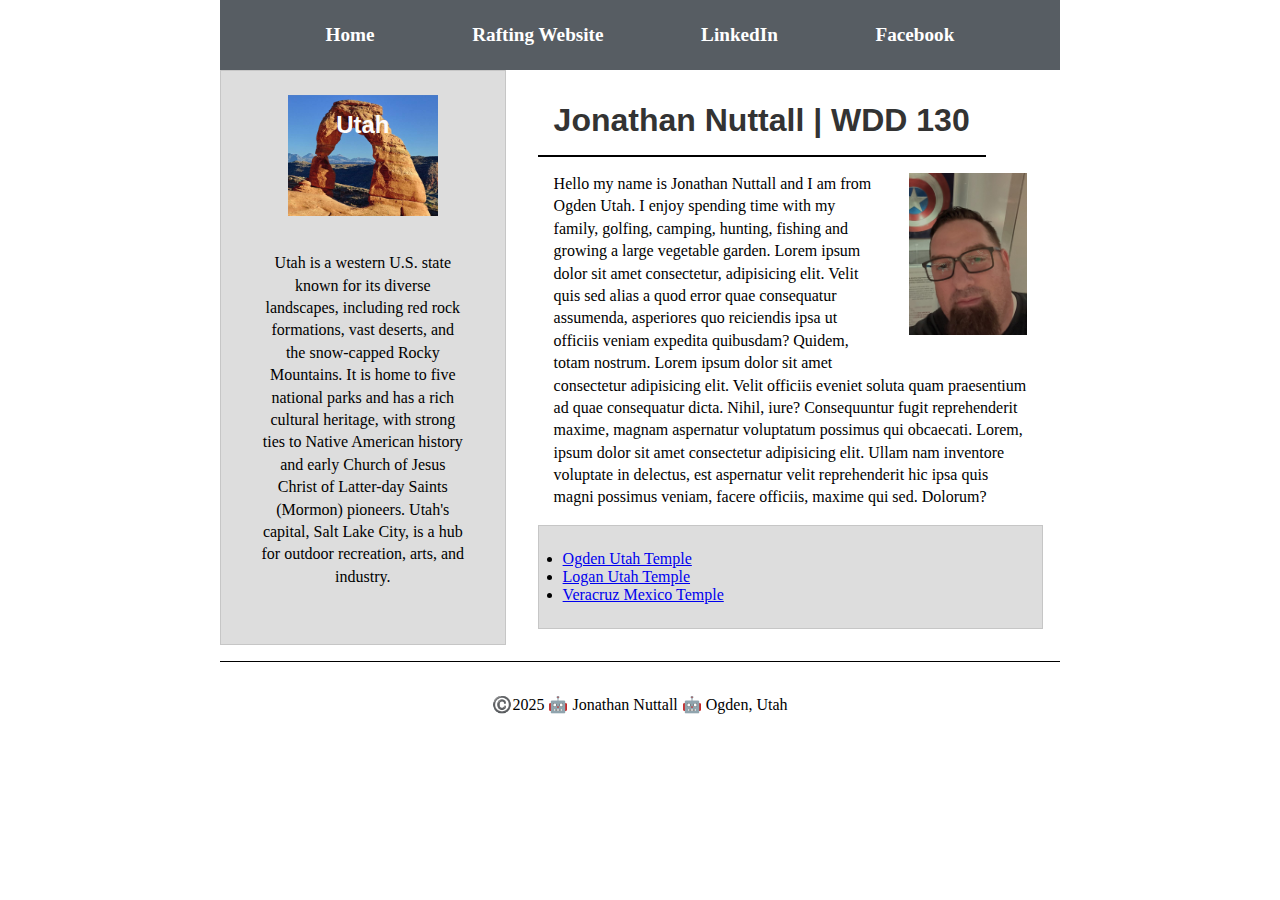
<file: index.html>
<!DOCTYPE html>
<html lang="en-US">
<head>
    <meta charset="utf-8">
    <meta name="viewport" content="width=device-width, initial-scale=1.0">
    <meta name="description" content="Webpage for Jonathan Nuttall WDD130 this page is for learning html and css">
    <meta name="author" content="Jonathan Nuttall">

    <link rel="stylesheet" href="styles/styles.css">
    <title>Jonathan Nuttall | WDD 130</title> 
</head>

<body> 
    <header>
        <nav>
            <a href="#">Home</a>
            <a href="wwr/">Rafting Website</a>
            <a href="https://linkedin.com" target="_blank">LinkedIn</a>
            <a href="https://facebook.com" target="_blank">Facebook</a>
        </nav>
    </header>
    
    <div class="grid">
            <main>
            <h1>Jonathan Nuttall | WDD 130</h1>
            <img src="images/profile.jpg" alt="Photo of Jonathan Nuttall" width="200">
            <p>
            Hello my name is Jonathan Nuttall and I am from Ogden Utah. 
            I enjoy spending time with my family, golfing, 
            camping, hunting, fishing and growing a large vegetable garden.
            Lorem ipsum dolor sit amet consectetur, adipisicing elit. 
            Velit quis sed alias a quod error quae consequatur assumenda, 
            asperiores quo reiciendis ipsa ut officiis veniam expedita quibusdam? 
            Quidem, totam nostrum. Lorem ipsum dolor sit amet consectetur adipisicing elit. 
            Velit officiis eveniet soluta quam praesentium ad quae consequatur dicta. Nihil, iure? 
            Consequuntur fugit reprehenderit maxime, magnam aspernatur voluptatum possimus qui obcaecati. 
            Lorem, ipsum dolor sit amet consectetur adipisicing elit. Ullam nam inventore voluptate in delectus, 
            est aspernatur velit reprehenderit hic ipsa quis magni possimus veniam, facere officiis, maxime qui sed. Dolorum?
            </p>
            
            <section>
                <ul class="box"> 
                 <li><a href="https://www.churchofjesuschrist.org/temples/details/ogden-utah-temple?lang=eng" target="_blank">Ogden Utah Temple</a></li>
                 <li><a href="https://www.churchofjesuschrist.org/temples/details/logan-utah-temple?lang=eng" target="_blank">Logan Utah Temple</a></li>
                 <li><a href="https://www.churchofjesuschrist.org/temples/details/veracruz-mexico-temple?lang=eng" target="_blank">Veracruz Mexico Temple</a></li>
                 </ul>
            </section>
    
        </main>
        <aside class="box">
            <h2>Utah</h2>
            <img src="images/delicate_arch.jpg" alt="Utah's Delicate Arch">
            <p>Utah is a western U.S. state known for its diverse landscapes, including red rock formations, vast deserts, 
            and the snow-capped Rocky Mountains. It is home to five national parks and has a rich cultural heritage, with 
            strong ties to Native American history and early Church of Jesus Christ of Latter-day Saints (Mormon) pioneers. 
            Utah's capital, Salt Lake City, is a hub for outdoor recreation, arts, and industry.</p>
        </aside>    
    </div>
     
    <footer>
        <p>©️2025 🤖 Jonathan Nuttall 🤖 Ogden, Utah</p>
    </footer>    
</body>
</html>

<!-- 01/16/2025 -->
</file>
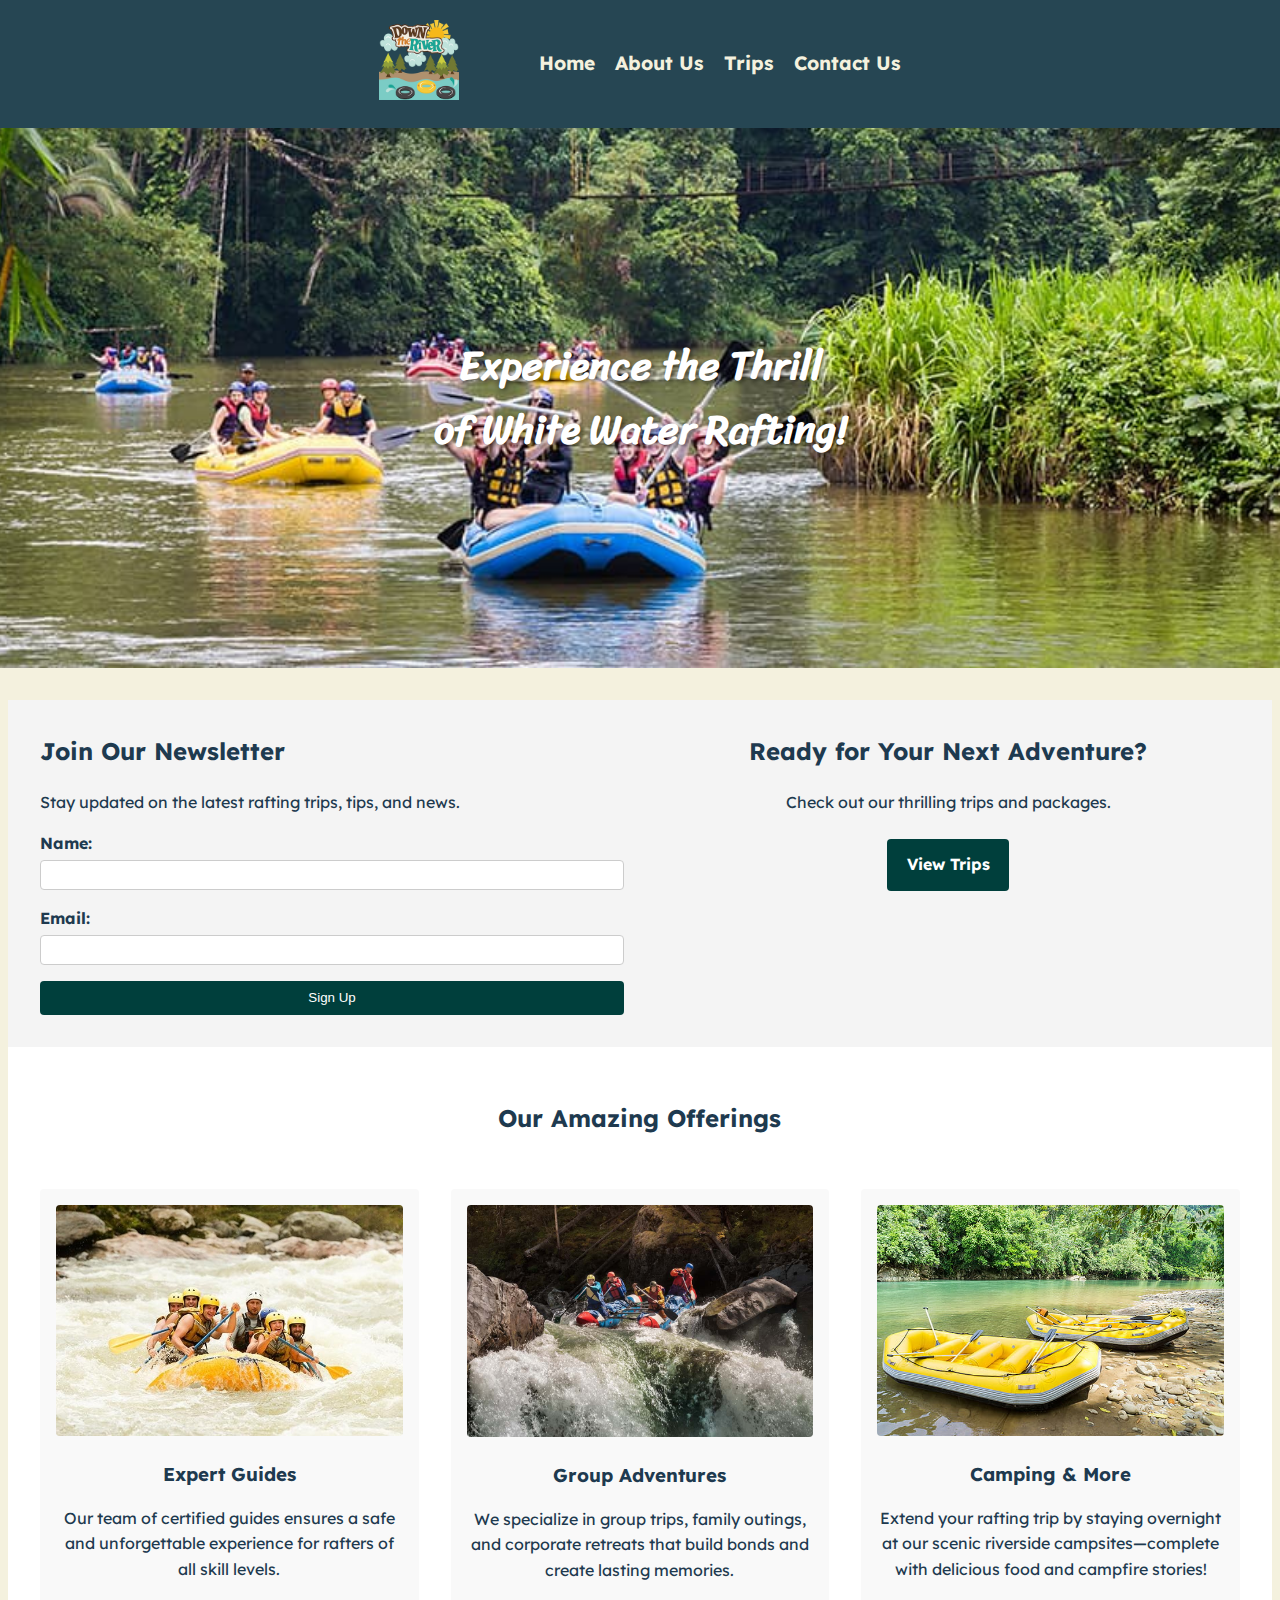
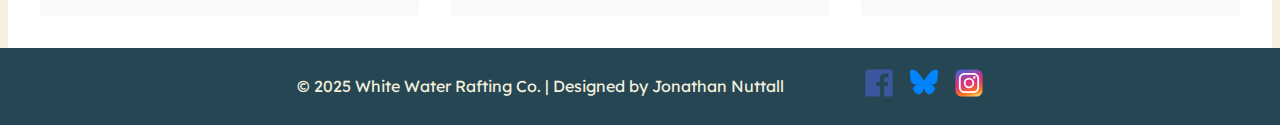
<file: wwr/index.html>
<!DOCTYPE html>
<html lang="en-US">
<head>
  <meta charset="utf-8">
  <meta name="viewport" content="width=device-width, initial-scale=1.0">
  <meta name="description" content="White Water Rafting Site">
  <meta name="author" content="Jonathan Nuttall">
  <title>White Water Rafting - Home</title>
  <!-- Google Fonts -->
  <link rel="preconnect" href="https://fonts.googleapis.com">
  <link rel="preconnect" href="https://fonts.gstatic.com" crossorigin>
  <!-- Reuse same font families -->
  <link href="https://fonts.googleapis.com/css2?family=Sriracha&display=swap&family=Lexend:wght@300;400;700&display=swap" rel="stylesheet">
  <!-- Common CSS -->
  <link rel="stylesheet" href="styles/rafting.css">
</head>
<body>

  <!-- Header -->
  <header>
    <div class="logo">
      <img src="images/logo.png" alt="WWR Logo">
    </div>
    <nav>
      <a class="current" href="index.html">Home</a>
      <a href="about.html">About Us</a>
      <a href="trips.html">Trips</a>
      <a href="contact.html">Contact Us</a>
    </nav>
  </header>

  <!-- Hero Section -->
  <section class="hero">
    <div class="hero-image"></div>
    <h1 class="hero-heading">
      Experience the Thrill<br>
      of White Water Rafting!
    </h1>
  </section>

<!-- Newsletter & Adventure side-by-side -->
<section class="newsletter-adventure">
    <!-- Left Column: Newsletter Sign-Up -->
    <div class="newsletter-signup">
      <h2>Join Our Newsletter</h2>
      <p>Stay updated on the latest rafting trips, tips, and news.</p>
      <form action="#" method="post">
        <div class="form-group">
          <label for="newsletter-name">Name:</label>
          <input type="text" id="newsletter-name" name="newsletter-name" required>
        </div>
        <div class="form-group">
          <label for="newsletter-email">Email:</label>
          <input type="email" id="newsletter-email" name="newsletter-email" required>
        </div>
        <button type="submit">Sign Up</button>
      </form>
    </div>
  
    <!-- Right Column: Ready for Your Next Adventure -->
    <section class="adventure-info">
        <div class="cta-text">
          <h2>Ready for Your Next Adventure?</h2>
          <p>Check out our thrilling trips and packages.</p>
        </div>
        <a href="trips.html" class="cta-button">View Trips</a>
      </section>
</section>  

  <!-- Grid Layout Section with Additional Images/Content -->
   <section class="offerings-grid">
    <h2>Our Amazing Offerings</h2>
      <article>
       <img src="images/rafting5.jpg" alt="River rafting scenery">
       <h3>Expert Guides</h3>
       <p>
         Our team of certified guides ensures a safe and unforgettable experience for rafters of all skill levels.
       </p>
     </article>
     <article>
       <img src="images/rafting6.jpg" alt="Group of rafters enjoying the ride">
       <h3>Group Adventures</h3>
       <p>
         We specialize in group trips, family outings, and corporate retreats that build bonds and create lasting memories.
       </p>
     </article>
     <article>
      <img src="images/camp.jpg" alt="Camp setup near river">
      <h3>Camping &amp; More</h3>
      <p>
        Extend your rafting trip by staying overnight at our scenic riverside campsites—complete with delicious food and campfire stories!
      </p>
     </article>
    </section>

  <!-- Footer -->
  <footer>
    <p>© 2025 White Water Rafting Co. | Designed by Jonathan Nuttall</p>
    <nav class="sociallinks">
      <a href="https://www.facebook.com" target="_blank">
        <img src="images/facebook.svg" alt="Facebook">
      </a>
      <a href="https://bsky.app/" target="_blank">
        <img src="images/bluesky.svg" alt="BlueSky">
      </a>
      <a href="https://www.instagram.com" target="_blank">
        <img src="images/instagram.svg" alt="Instagram">
      </a>
    </nav>
  </footer>
</body>
</html>
</file>
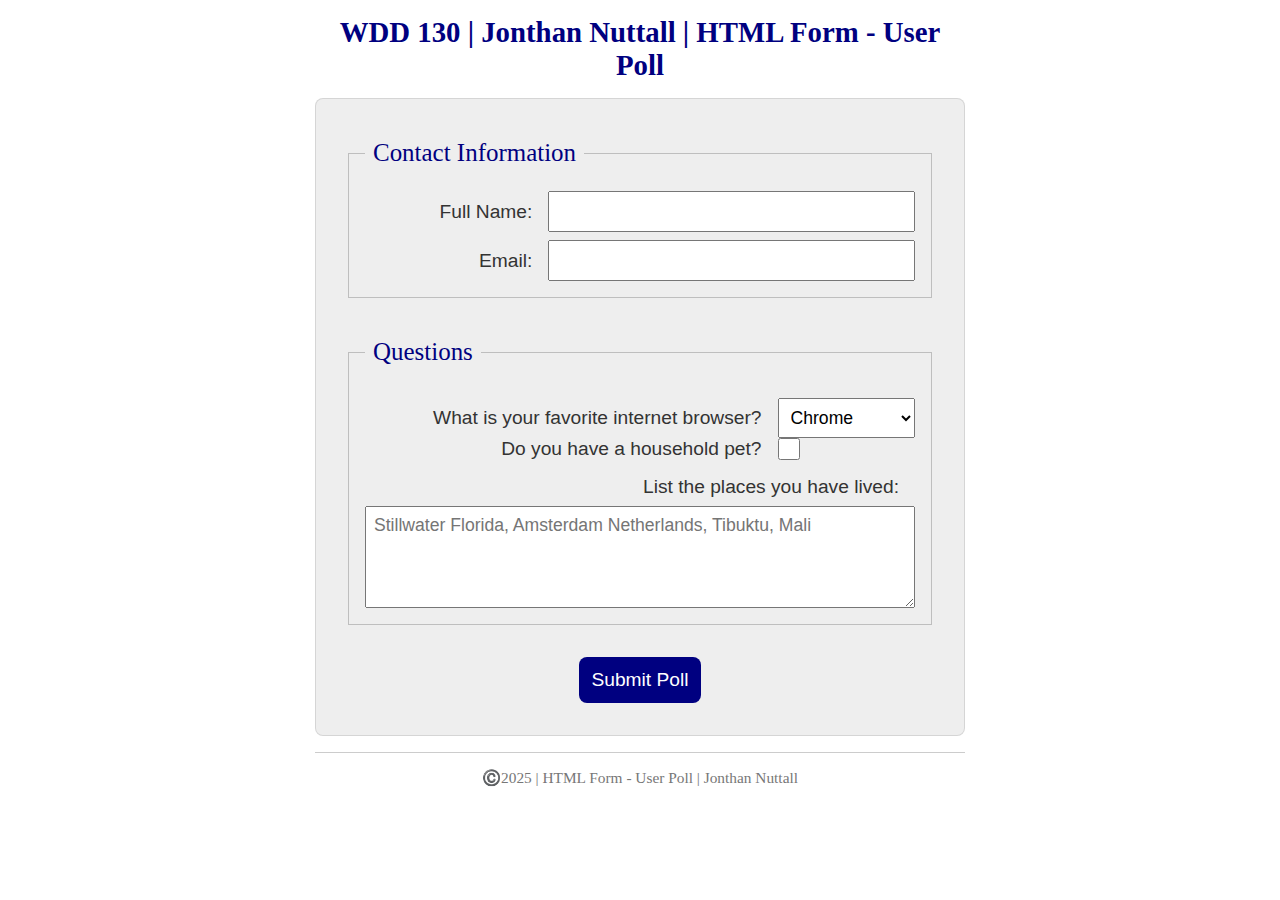
<file: week05/poll-form.html>
<!DOCTYPE html>
<html lang="en-us">
<head>
    <link rel="preconnect" href="https://fonts.googleapis.com">
    <link rel="preconnect" href="https://fonts.gstatic.com" crossorigin>
    <link rel="preconnect" href="https://fonts.googleapis.com/css2?family=Merriweather:wght@400;700&family=Roboto:wght@400;700&display=swap" rel="stylesheet">
    <link rel="stylesheet" href="/week05/poll-form.css">
    <meta charset="utf-8">
    <meta name="viewport" content="width=device-width, inital-scale=1">
    <title>WDD 130 | HTML Form - User Poll</title>
</head>
<body>
    <header>
        <h1>WDD 130 | Jonthan Nuttall | HTML Form - User Poll</h1>
    </header>
<main>
 <form>
    <fieldset>
     <legend>Contact Information</legend>
     <div class="form-item column2">
      <label for="fullname">Full Name:</label>
      <input type="text" id="fullname" name="fullname">
     </div>
     <div class="form-item column2">
      <label for="usermail">Email:</label>
      <input type="email" id="usermail"name="usermail">
     </div>
    </fieldset>
 
   <fieldset>
    <legend>Questions</legend>
     <div class="form-item column1">
      <label for="browser">What is your favorite internet browser?</label>
      <select name="browser" name="browser">
        <option value="chrome">Chrome</option>
        <option value="firefox">Firefox</option>
        <option value="safari">Safari</option>
        <option value="edge">Edge</option>
        <option value="brave">Brave</option>
        <option value="other">Other</option>
     </div>  
     <div class="form-item column1"></div>
      </select>
       <label for="pet">Do you have a household pet?</label>
       <input type="checkbox" id="pet" name="pet">
     </div>
     <label for="feedback">List the places you have lived:</label>
     <textarea name="feedback" id="feedback" rows="4" placeholder="Stillwater Florida, Amsterdam Netherlands, Tibuktu, Mali"></textarea>
    
   </fieldset> 
   
   <button type="submit">Submit Poll</button>
 </form>
</main>
<footer>
    <p>©️2025 | HTML Form - User Poll | Jonthan Nuttall</p>
</footer>
</body>
</html>
</file>
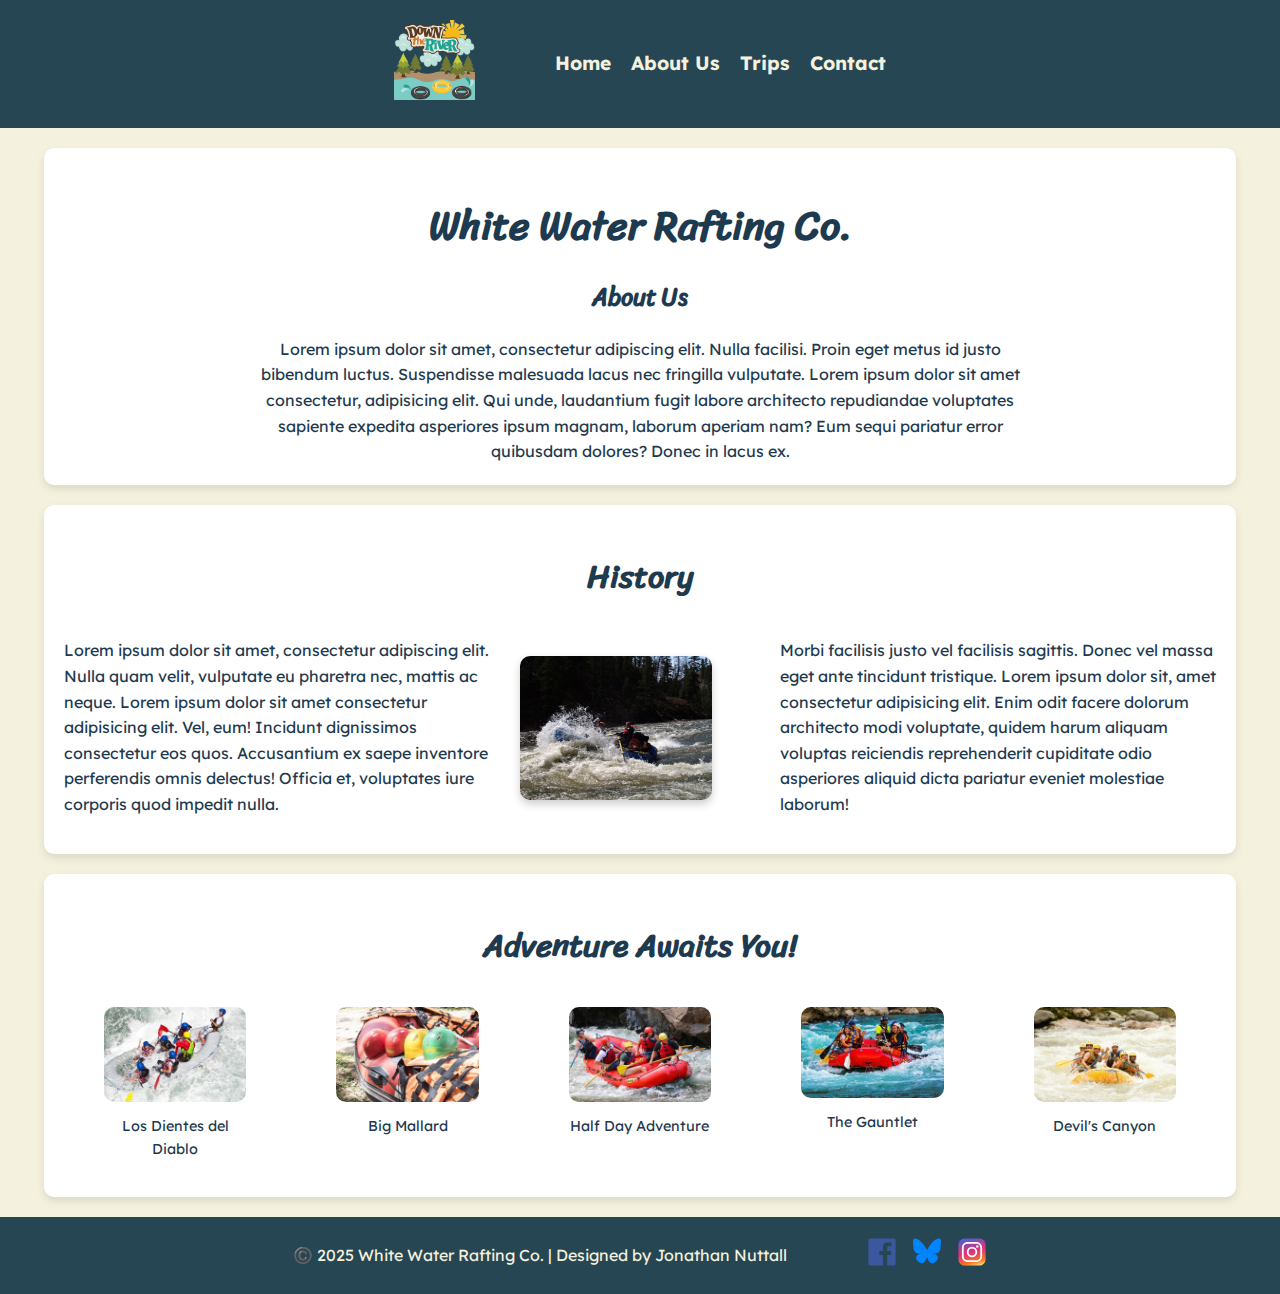
<file: wwr/about.html>
<!DOCTYPE html>
<html lang="en-US">
<head>
    <meta charset="utf-8">
    <meta name="viewport" content="width=device-width, initial-scale=1.0">
    <meta name="description" content="White Water Rafting Site">
    <meta name="author" content="Jonathan Nuttall">
    <title>White Water Rafting About Us</title>
    <link rel="preconnect" href="https://fonts.googleapis.com">
    <link rel="preconnect" href="https://fonts.gstatic.com" crossorigin>
    <link href="https://fonts.googleapis.com/css2?family=Sriracha&display=swap&family=Lexend:wght@300;400;700&display=swap" rel="stylesheet">
    <link rel="stylesheet" href="styles/rafting.css">
</head>
<body>
    <!-- Header -->
    <header>
        <div class="logo">
            <img src="images/logo.png" alt="WWR Logo">
        </div>
        <nav>
            <a href="index.html">Home</a>
            <a href="about.html">About Us</a>
            <a href="trips.html">Trips</a>
            <a href="contact.html">Contact</a>
        </nav>
    </header>
    <!-- Intro Section -->
        <section class="intro">
            <h1>White Water Rafting Co.</h1>
            <h2 class="subtitle">About Us</h2>
                <p>
                Lorem ipsum dolor sit amet, consectetur adipiscing elit. Nulla facilisi. Proin eget 
                metus id justo bibendum luctus. Suspendisse malesuada lacus nec fringilla vulputate. 
                Lorem ipsum dolor sit amet consectetur, adipisicing elit. Qui unde, laudantium fugit labore 
                architecto repudiandae voluptates sapiente expedita asperiores ipsum magnam, laborum aperiam nam? 
                Eum sequi pariatur error quibusdam dolores?  Donec in lacus ex.
                </p>
        </section>

    <!-- Main Content -->
    <main>
        <!-- History Section -->
        <section class="history">
            <h2>History</h2>
            <div class="history-content">
                <p>Lorem ipsum dolor sit amet, consectetur adipiscing elit. Nulla quam velit, vulputate eu pharetra nec, mattis ac neque.  
                    Lorem ipsum dolor sit amet consectetur adipisicing elit. Vel, eum! Incidunt dignissimos consectetur eos quos. 
                    Accusantium ex saepe inventore perferendis omnis delectus! Officia et, voluptates iure corporis quod impedit nulla.</p>
                <img src="images/history.jpg" alt="History Image">
                <p>Morbi facilisis justo vel facilisis sagittis. Donec vel massa eget ante tincidunt tristique.  Lorem ipsum dolor sit, 
                    amet consectetur adipisicing elit. Enim odit facere dolorum architecto modi voluptate, quidem harum aliquam voluptas 
                    reiciendis reprehenderit cupiditate odio asperiores aliquid dicta pariatur eveniet molestiae laborum!</p>
            </div>
        </section>

        <!-- Adventures Section -->
        <section class="adventure">
            <h2>Adventure Awaits You!</h2>
            <div class="gallery">
                <figure>
                    <img src="images/rafting1.jpg" alt="Los Dientes del Diablo">
                    <figcaption>Los Dientes del Diablo</figcaption>
                </figure>
                <figure>
                    <img src="images/rafting2.jpg" alt="Big Mallard">
                    <figcaption>Big Mallard</figcaption>
                </figure>
                <figure>
                    <img src="images/rafting3.jpg" alt="Half Day Adventure">
                    <figcaption>Half Day Adventure</figcaption>
                </figure>
                <figure>
                    <img src="images/rafting4.jpg" alt="The Gauntlet">
                    <figcaption>The Gauntlet</figcaption>
                </figure>
                <figure>
                    <img src="images/rafting5.jpg" alt="Devil's Canyon">
                    <figcaption>Devil's Canyon</figcaption>
                </figure>
            </div>
        </section>
    </main>

    <!-- Footer -->
    <footer>
        <p>©️ 2025 White Water Rafting Co. | Designed by Jonathan Nuttall</p>
        <nav class="sociallinks">
            <a href="https://www.facebook.com" target="_blank">
                <img src="images/facebook.svg" alt="Facebook">
            </a>
            <a href="https://bsky.app/" target="_blank">
                <img src="images/bluesky.svg" alt="BlueSky">
            </a>
            <a href="https://www.instagram.com" target="_blank">
                <img src="images/instagram.svg" alt="Instagram">
            </a>
        </nav>
    </footer>
</body>
</html>
</file>
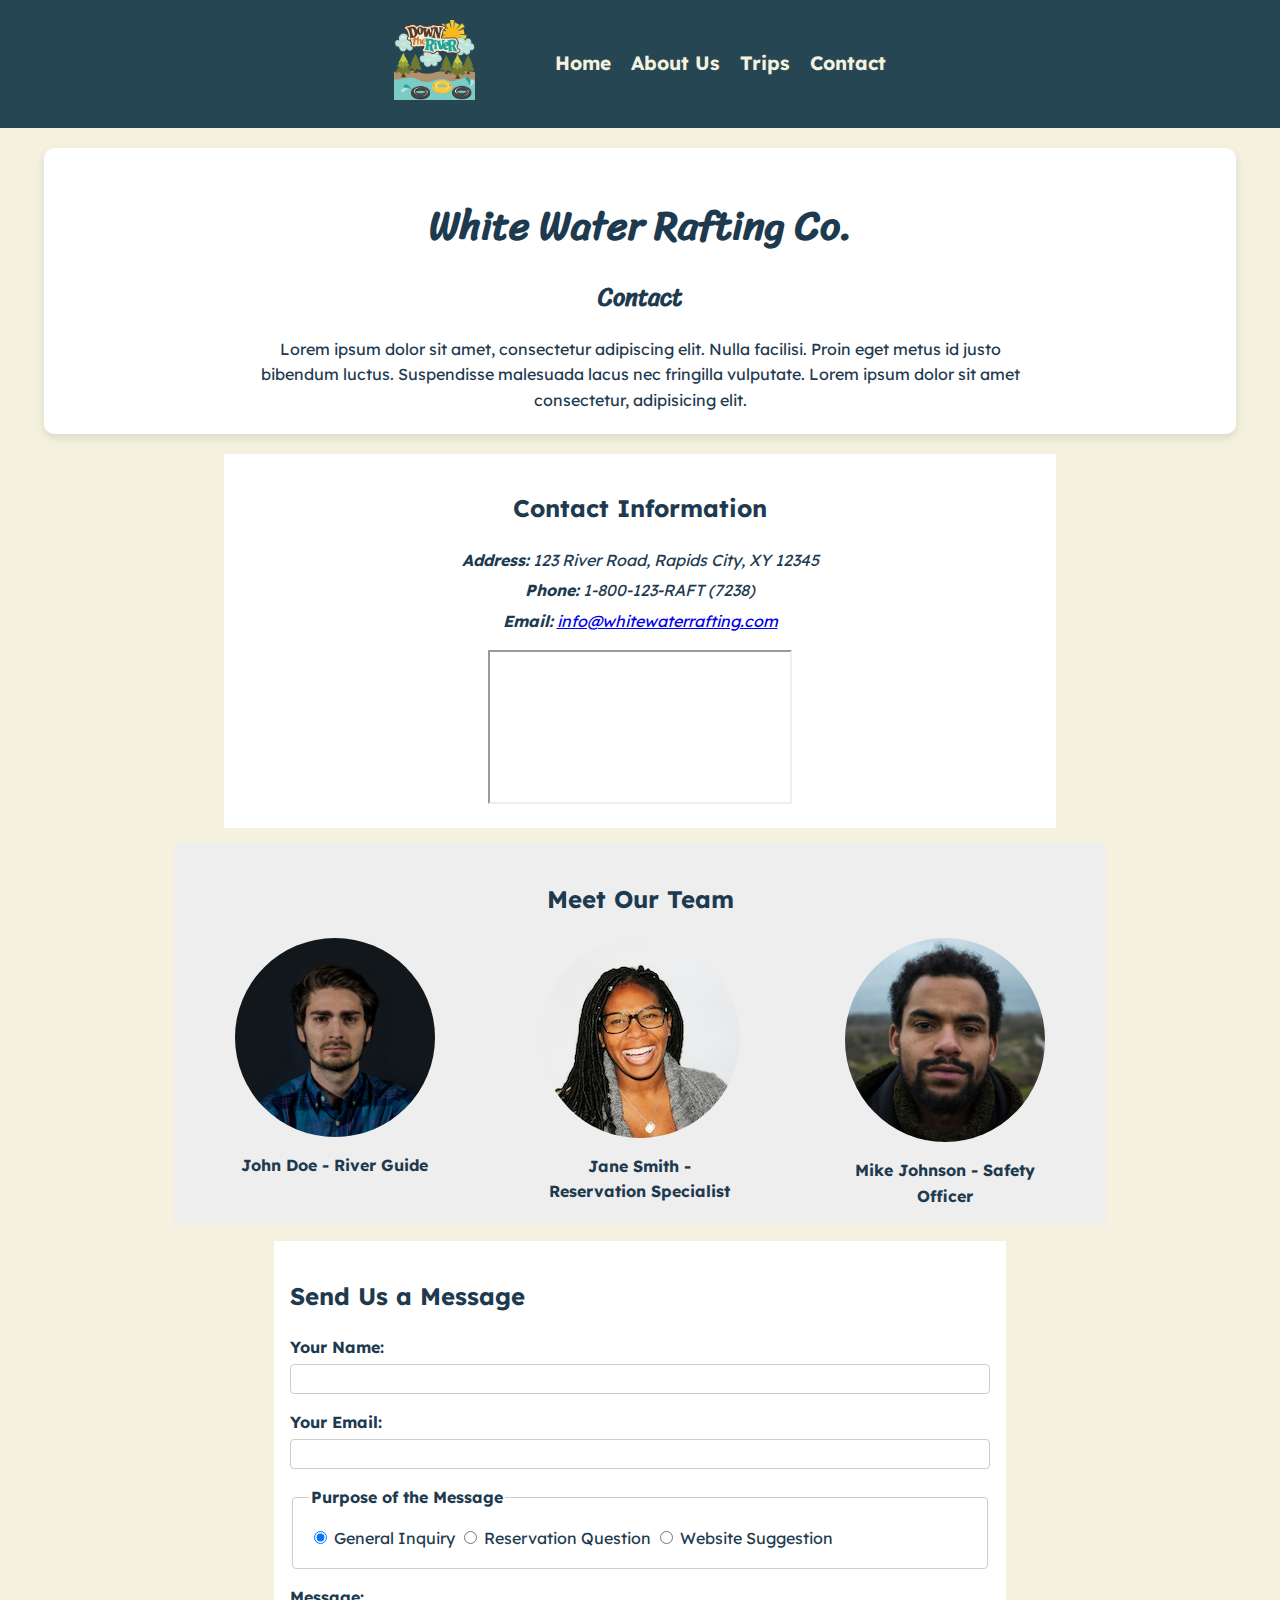
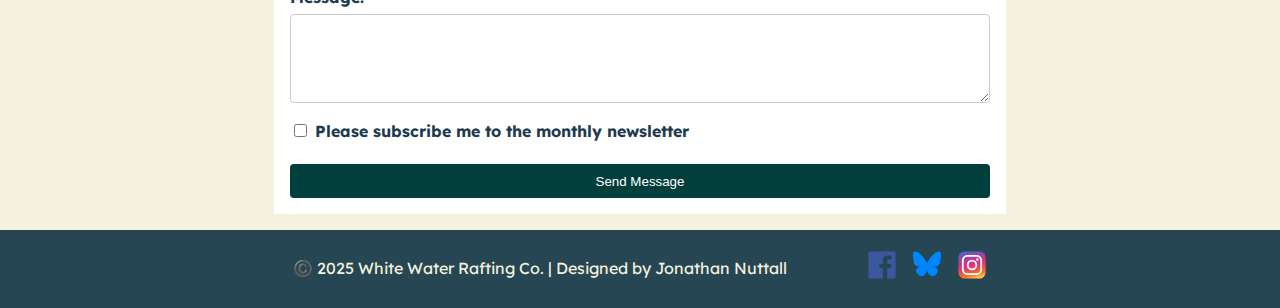
<file: wwr/contact.html>
<!DOCTYPE html>
<html lang="en-US">
<head>
    <meta charset="utf-8">
    <meta name="viewport" content="width=device-width, initial-scale=1.0">
    <meta name="description" content="White Water Rafting Site">
    <meta name="author" content="Jonathan Nuttall">
    <title>White Water Rafting Contact Us</title>
    <link rel="preconnect" href="https://fonts.googleapis.com">
    <link rel="preconnect" href="https://fonts.gstatic.com" crossorigin>
    <link href="https://fonts.googleapis.com/css2?family=Sriracha&display=swap&family=Lexend:wght@300;400;700&display=swap" rel="stylesheet">
    <link rel="stylesheet" href="styles/rafting.css">
</head>
<body>
    <!-- Header -->
    <header>
        <div class="logo">
            <img src="images/logo.png" alt="WWR Logo">
        </div>
        <nav>
            <a href="index.html">Home</a>
            <a href="about.html">About Us</a>
            <a href="trips.html">Trips</a>
            <a href="contact.html">Contact</a>
        </nav>
    </header>
<!-- Intro Section -->
    <section class="intro">
        <h1>White Water Rafting Co.</h1>
        <h2 class="subtitle">Contact</h2>
            <p>
            Lorem ipsum dolor sit amet, consectetur adipiscing elit. Nulla facilisi. Proin eget 
            metus id justo bibendum luctus. Suspendisse malesuada lacus nec fringilla vulputate. 
            Lorem ipsum dolor sit amet consectetur, adipisicing elit.
            </p>
    </section>
  <!-- Main Content -->
  <main>
    <!-- Company Contact Info Section -->
    <section class="contact-info">
      <h2>Contact Information</h2>
      <address>
        <p><strong>Address:</strong> 123 River Road, Rapids City, XY 12345</p>
        <p><strong>Phone:</strong> 1-800-123-RAFT (7238)</p>
        <p><strong>Email:</strong> <a href="mailto:info@whitewaterrafting.com">info@whitewaterrafting.com</a></p>
      </address>

      <!-- Embedded Google Map -->
      <div class="map-container">
        <iframe
          src="https://www.google.com/maps/embed?pb=!1m14!1m12!1m3!1d37769.26173692791!2d-111.9942245689935!3d41.22451092510248!2m3!1f0!2f0!3f0!3m2!1i1024!2i768!4f13.1!5e1!3m2!1sen!2sus!4v1738371873253!5m2!1sen!2sus"
          allowfullscreen=""
          loading="lazy">
        </iframe>
      </div>
    </section>

    <!-- Employee Profiles Section -->
    <section class="employee-profiles">
      <h2>Meet Our Team</h2>
      <div class="profile-row">
        <figure>
          <img src="images/employee1.jpg" alt="Smiling Employee One" />
          <figcaption>John Doe - River Guide</figcaption>
        </figure>
        <figure>
          <img src="images/employee2.jpg" alt="Smiling Employee Two" />
          <figcaption>Jane Smith - Reservation Specialist</figcaption>
        </figure>
        <figure>
          <img src="images/employee3.jpg" alt="Smiling Employee Three" />
          <figcaption>Mike Johnson - Safety Officer</figcaption>
        </figure>
      </div>
    </section>

    <!-- Contact Form Section -->
    <section class="contact-form">
      <h2>Send Us a Message</h2>
      <form action="process_contact.php" method="post">
        <!-- Name -->
        <div class="form-group">
          <label for="name">Your Name:</label>
          <input type="text" id="name" name="name" required />
        </div>

        <!-- Email -->
        <div class="form-group">
          <label for="email">Your Email:</label>
          <input type="email" id="email" name="email" required />
        </div>

        <!-- Purpose (Radio Buttons) -->
        <fieldset>
          <legend>Purpose of the Message</legend>

          <label for="purpose-general">
            <input
              type="radio"
              id="purpose-general"
              name="purpose"
              value="General Inquiry"
              checked
            />
            General Inquiry
          </label>

          <label for="purpose-reservation">
            <input
              type="radio"
              id="purpose-reservation"
              name="purpose"
              value="Reservation Question"
            />
            Reservation Question
          </label>

          <label for="purpose-website">
            <input
              type="radio"
              id="purpose-website"
              name="purpose"
              value="Website Suggestion"
            />
            Website Suggestion
          </label>
        </fieldset>

        <!-- Message -->
        <div class="form-group">
          <label for="message">Message:</label>
          <textarea id="message" name="message" rows="5" required></textarea>
        </div>

        <!-- Subscribe Checkbox -->
        <div class="form-group">
          <label for="subscribe-newsletter">
            <input
              type="checkbox"
              id="subscribe-newsletter"
              name="subscribe"
              value="yes"
            />
            Please subscribe me to the monthly newsletter
          </label>
        </div>

        <!-- Submit Button -->
        <div class="form-group">
          <button type="submit">Send Message</button>
        </div>
      </form>
    </section>
  </main>

  <!-- Footer -->
  <footer>
      <p>©️ 2025 White Water Rafting Co. | Designed by Jonathan Nuttall</p>
      <nav class="sociallinks">
          <a href="https://www.facebook.com" target="_blank">
              <img src="images/facebook.svg" alt="Facebook">
          </a>
          <a href="https://bsky.app/" target="_blank">
              <img src="images/bluesky.svg" alt="BlueSky">
          </a>
          <a href="https://www.instagram.com" target="_blank">
              <img src="images/instagram.svg" alt="Instagram">
          </a>
      </nav>
  </footer>
</body>
</html>
</file>
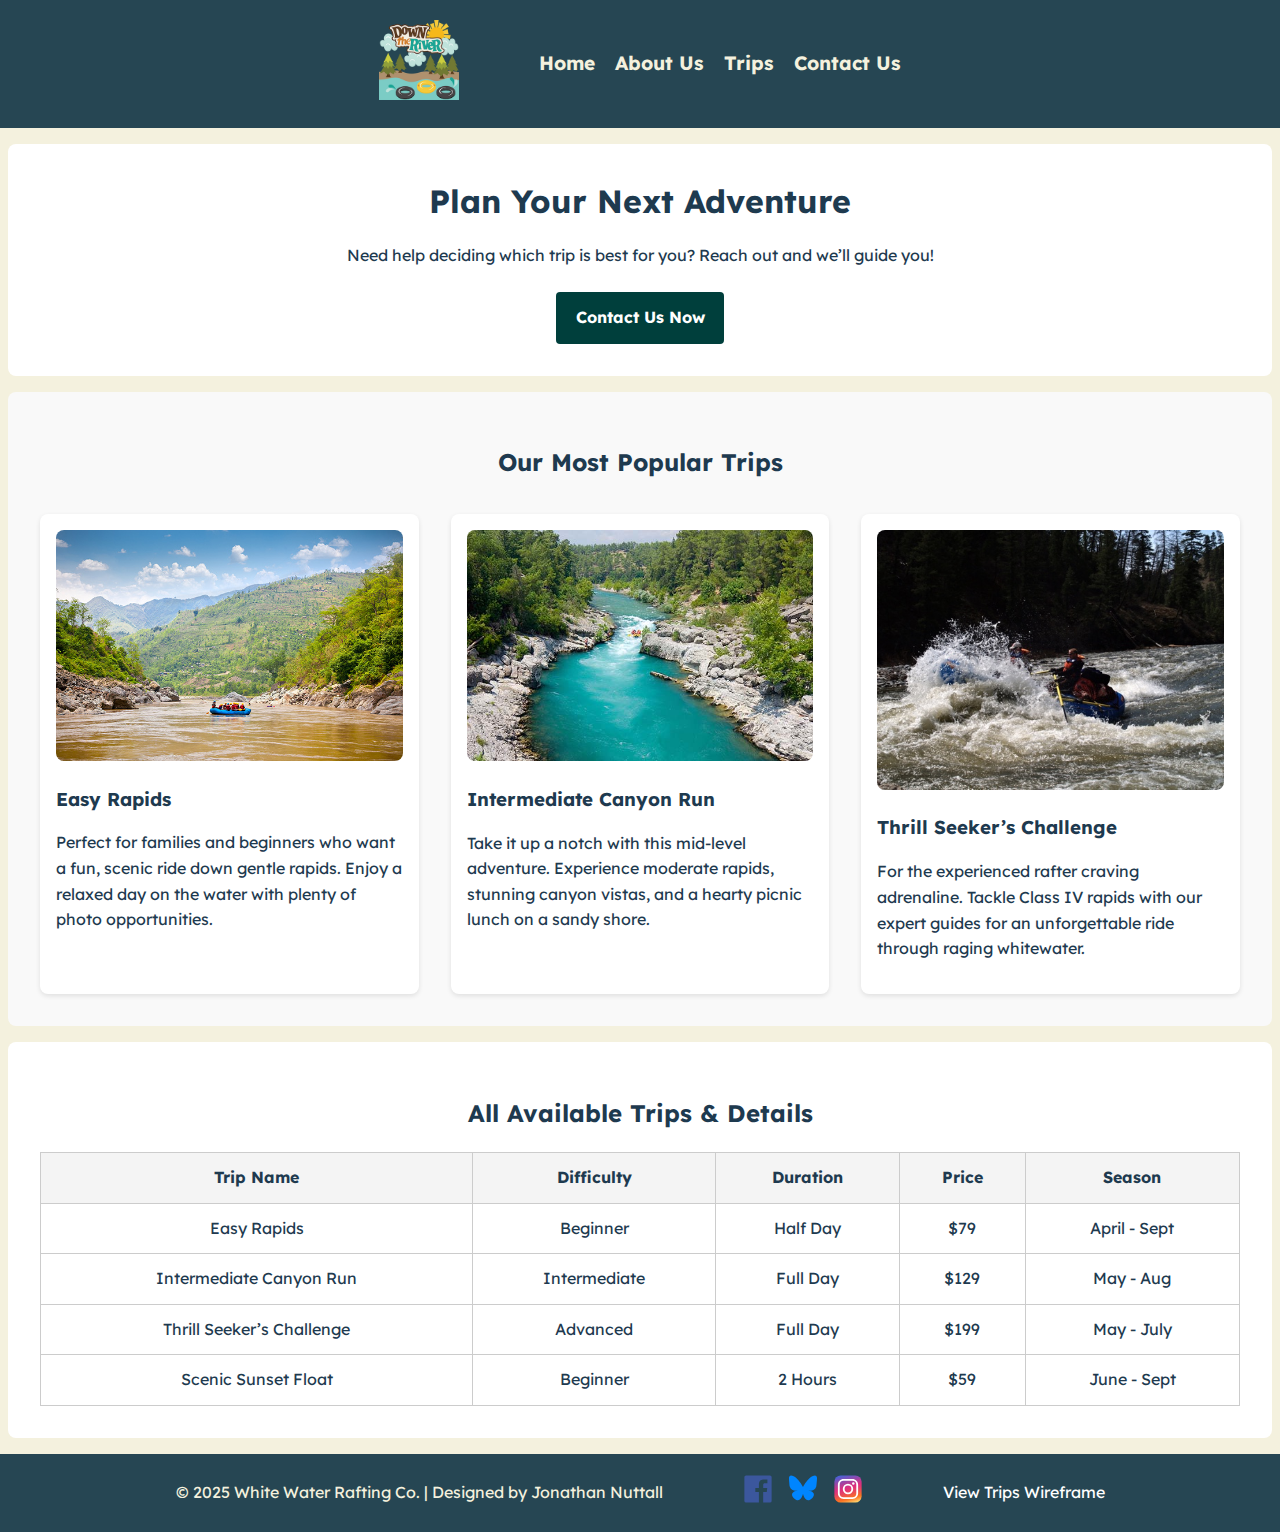
<file: wwr/trips.html>
<!DOCTYPE html>
<html lang="en-US">
<head>
  <meta charset="utf-8">
  <meta name="viewport" content="width=device-width, initial-scale=1.0">
  <!-- Updated Title & Meta Description -->
  <title>White Water Rafting - Trips</title>
  <meta name="description" content="Explore the various White Water Rafting trips we offer and start your next adventure.">

  <!-- Google Fonts (same as other pages) -->
  <link rel="preconnect" href="https://fonts.googleapis.com">
  <link rel="preconnect" href="https://fonts.gstatic.com" crossorigin>
  <link href="https://fonts.googleapis.com/css2?family=Sriracha&display=swap&family=Lexend:wght@300;400;700&display=swap" rel="stylesheet">

  <!-- Common CSS (rafting.css) -->
  <link rel="stylesheet" href="styles/rafting.css">
</head>
<body>
  <!-- Header: identical to other pages -->
  <header>
    <div class="logo">
      <img src="images/logo.png" alt="WWR Logo">
    </div>
    <nav>
      <a href="index.html">Home</a>
      <a href="about.html">About Us</a>
      <a class="current" href="trips.html">Trips</a>
      <a href="contact.html">Contact Us</a>
    </nav>
  </header>

  <!-- Main Content -->
  <main>
    <!-- CTA to Contact the Company -->
    <section class="contact-cta">
      <h1>Plan Your Next Adventure</h1>
      <p>Need help deciding which trip is best for you? Reach out and we’ll guide you!</p>
      <!-- Button or link that opens the Contact Us page -->
      <a href="contact.html" class="cta-button">Contact Us Now</a>
    </section>

    <!-- Detailed Trip Descriptions -->
    <section class="trip-descriptions">
      <h2>Our Most Popular Trips</h2>
      <div class="trip-grid">
        <!-- Trip #1 -->
        <article class="trip-card">
          <img src="images/rafting_trip1.jpg" alt="Beginner friendly rafting trip">
          <h3>Easy Rapids</h3>
          <p>Perfect for families and beginners who want a fun, scenic ride down gentle rapids. Enjoy a relaxed day on the water with plenty of photo opportunities.</p>
        </article>
        <!-- Trip #2 -->
        <article class="trip-card">
          <img src="images/rafting_trip2.jpg" alt="Intermediate rafting trip scenery">
          <h3>Intermediate Canyon Run</h3>
          <p>Take it up a notch with this mid-level adventure. Experience moderate rapids, stunning canyon vistas, and a hearty picnic lunch on a sandy shore.</p>
        </article>
        <!-- Trip #3 -->
        <article class="trip-card">
          <img src="images/rafting_trip3.jpg" alt="Advanced rapids for thrill seekers">
          <h3>Thrill Seeker’s Challenge</h3>
          <p>For the experienced rafter craving adrenaline. Tackle Class IV rapids with our expert guides for an unforgettable ride through raging whitewater.</p>
        </article>
      </div>
    </section>

    <!-- Table Outlining All Available Trips -->
    <section class="all-trips">
      <h2>All Available Trips &amp; Details</h2>
      <table>
        <thead>
          <tr>
            <th>Trip Name</th>
            <th>Difficulty</th>
            <th>Duration</th>
            <th>Price</th>
            <th>Season</th>
          </tr>
        </thead>
        <tbody>
          <tr>
            <td>Easy Rapids</td>
            <td>Beginner</td>
            <td>Half Day</td>
            <td>$79</td>
            <td>April - Sept</td>
          </tr>
          <tr>
            <td>Intermediate Canyon Run</td>
            <td>Intermediate</td>
            <td>Full Day</td>
            <td>$129</td>
            <td>May - Aug</td>
          </tr>
          <tr>
            <td>Thrill Seeker’s Challenge</td>
            <td>Advanced</td>
            <td>Full Day</td>
            <td>$199</td>
            <td>May - July</td>
          </tr>
          <tr>
            <td>Scenic Sunset Float</td>
            <td>Beginner</td>
            <td>2 Hours</td>
            <td>$59</td>
            <td>June - Sept</td>
          </tr>
          <!-- Add more rows as needed -->
        </tbody>
      </table>
    </section>
  </main>

  <!-- Footer -->
  <footer>
    <p>&copy; 2025 White Water Rafting Co. | Designed by Jonathan Nuttall</p>
    <nav class="sociallinks">
      <a href="https://www.facebook.com" target="_blank">
        <img src="images/facebook.svg" alt="Facebook">
      </a>
      <a href="https://bsky.app/" target="_blank">
        <img src="images/bluesky.svg" alt="BlueSky">
      </a>
      <a href="https://www.instagram.com" target="_blank">
        <img src="images/instagram.svg" alt="Instagram">
      </a>
    </nav>
    <!-- Link to the Trips page wireframe image (ONLY here) -->
    <p>
      <a href="images/trips-wireframe.png" 
       target="_blank"
       class="wireframe-link">
       View Trips Wireframe
      </a>
    </p>
  </footer>
</body>
</html>
</file>
<file: styles/styles.css>
/* Universal Selector */
* {
  margin: 0;
  padding: 0;
  box-sizing: border-box;
}

:root {
  --heading-text-color: #333;
  --heading-font: 'Montserrat', Helvetica, sans-serif;
  --padding: 1rem;
  --border: 1px solid rgb(0, 0, 0, 0.1);
}

/* Shared Styles for Header, Footer, and Grid */
header,
footer,
.grid {
  max-width: 840px;
  margin: 0 auto; /* Center horizontally */
}

/* Header Specific Styling */
header {
  text-align: center;
}

nav {
  background-color: rgba(30, 37, 46, 0.746);
  padding: 1rem;
  display: flex;
  justify-content: space-evenly; /* Space links evenly */
  align-items: center;
}

nav a {
  color: rgb(255, 255, 255);
  text-decoration: none;
  font-size: 1.2rem;
  font-weight: 700;
  padding: 0.5rem;
}
h1 {
  display: inline-block;
  background-color: var(--heading-background-color);
  color: var(--heading-text-color);
  font-family: var(--heading-font);
  padding: var(--padding);
  border-bottom: 2px solid #000;
  padding-bottom: 1rem;   
}
h2 {
  font-family: var(--heading-font);
  margin-bottom: 0.5rem;
  padding-top: 1rem;
}
p {
  padding: var(--padding); 
  line-height: 1.4;
}
/* Grid Layout for Aside and Main */
.grid {
  display: grid; /* Flexbox for two-column layout */
  align-items: center;
  grid-template-columns: 34% 64%;
  grid-template-rows: 1fr;
  gap: 1rem; /* Space between aside and main */
  height: 100%;

  grid-template-areas: "aside main";  
}


/* Aside Styling */
aside {
  grid-area: aside;
  position: relative;
  /* border: var(--border); */
  padding: var(--padding);
  background-color: #f8f8f8;
  text-align: center;
  height: 100%;
}
aside h2{
position: absolute;
left: 50%;
transform: translateX(-50%); /* Ensure it is centered */
color: hsl(0, 0%, 99%); /* Set the text color to white */
z-index: 1; /* Ensure the text is above the image */
}

aside img {
  width: 100%; /* Ensure the image scales properly */
  max-width: 150px;
  height: auto;
  margin-bottom: 1rem;
  z-index: 0; /* Ensure the image stays below the heading */
}

/* Main Content Styling */
main {
  grid-area: main; 
  flex: 3; /* Make main content take up more space */
  /* border: var(--border); */
  padding: var(--padding);
  background-color: #ffffff;
  height: 100%;
}

main img {
  float: right;
  margin-left: 1rem;
  margin-bottom: 0.5rem;
  width: 150px;
  height: auto;
  padding: var(--padding);
}

/* Footer Styling */
footer {
  text-align: center;
  padding: 1rem;
  border-top: 1px solid #000; /* Add a top border */
  margin-top: 1rem;
}
.box {
  display: block;
  width: 100%;
  border: var(--border); /* Used variable */
  padding: 1.5rem;
  background-color: #ddd;
  color: #000;
}
</file>
<file: wwr/styles/rafting.css>
/* Root Variables */
:root {
    --primary-color: #1E3A4F; /* Deep Slate Blue */
    --secondary-color: #264653; /* Dark Teal */
    --accent1-color: #E76F51; /* Rust Orange */
    --accent2-color: #F4F1DE; /* Warm Sand */
    --heading-font: 'Sriracha', cursive;
    --text-font: 'Lexend', sans-serif;
}

/* Global Styles */
body {
    font-family: var(--text-font);
    background-color: var(--accent2-color);
    color: var(--primary-color);
    margin: 0;
    padding: 0;
    line-height: 1.6;
}

/* Header */
header {
    display: grid; /* Use CSS Grid for overall header layout */
    grid-template-columns: auto auto; /* Two columns: one for logo, one for nav */
    justify-content: center; /* Center the entire grid horizontally */
    align-items: center; /* Vertically center the items */
    column-gap: 80px;
    padding: 20px;
    background-color: var(--secondary-color);
    text-align: center;
}

/* Logo */
header .logo {
    grid-column: 1; /* Place the logo in the first column */
    justify-self: center; /* Horizontally center the logo */
}

header .logo img {
    height: 80px; /* Adjust logo size */
}

/* Navigation */
header nav {
    grid-column: 2; /* Place the navigation in the second column */
    display: flex; /* Use Flexbox for horizontal alignment of links */
    justify-content: center; /* Center links horizontally */
    gap: 20px; /* Space between links */
}

/* Navigation Links */
header nav a {
    color: #F4F1DE; /* Off-white for better contrast */
    text-decoration: none;
    font-size: 1.2rem;
    font-weight: bold;
}

header nav a:hover {
    color: var(--accent1-color); /* Rust Orange for interaction */
    text-decoration: underline;
}
/* Intro Section */
.intro {
    padding: 20px; /* Same padding as the History Section */
    background-color: white; /* White background for consistency */
    color: var(--primary-color);
    margin: 20px auto; /* Center the section */
    border-radius: 10px; /* Rounded corners */
    width: 90%; /* Responsive width */
    max-width: 1200px; /* Limit the maximum width */
    box-shadow: 0 4px 8px rgba(0, 0, 0, 0.1); /* Subtle shadow */
    text-align: center; /* Center-align text */
}

.intro h1 {
    font-family: var(--heading-font); /* Use the heading font */
    font-size: 2.5rem; /* Large title font size */
    color: var(--primary-color); /* Primary color for the title */
    margin-bottom: 20px; /* Space below the title */
}
.intro .subtitle {
    font-family: var(--heading-font); /* Use the heading font */
    font-size: 1.5rem; /* Large title font size */
    color: var(--primary-color); /* Primary color for the title */
    margin-bottom: 20px; /* Space below the title */
}
.intro p {
    font-size: 1rem; /* Body text size */
    color: var(--primary-color); /* Primary color for text */
    line-height: 1.6; /* Improve readability */
    margin: 0 auto; /* Center-align the paragraph */
    max-width: 800px; /* Limit paragraph width */
}

/* History Section */
.history {
    padding: 20px;
    background-color: white;
    margin: 20px auto;
    border-radius: 10px;
    width: 90%;
    max-width: 1200px;
    box-shadow: 0 4px 8px rgba(0, 0, 0, 0.1);
}

.history h2 {
    font-family: var(--heading-font);
    font-size: 2rem;
    text-align: center;
    margin-bottom: 20px;
}

.history-content {
    display: grid; /* Use grid for alignment */
    grid-template-columns: 1fr auto 1fr; /* Three columns: text, image, text */
    gap: 20px; /* Space between items */
    align-items: center; /* Vertically align items */
}

.history-content img {
    width: 80%; /* Reduce the width to 80% of the original size */
    max-width: 240px; /* Optional: Cap the maximum size */
    border-radius: 10px; /* Keep rounded corners */
    box-shadow: 0 4px 8px rgba(0, 0, 0, 0.2);
}


/* Adventure Section */
.adventure {
    padding: 20px;
    background-color: white;
    margin: 20px auto;
    border-radius: 10px;
    width: 90%;
    max-width: 1200px;
    box-shadow: 0 4px 8px rgba(0, 0, 0, 0.1);
    text-align: center;
}

.adventure h2 {
    font-family: var(--heading-font);
    font-size: 2rem;
    margin-bottom: 20px;
}

.gallery {
    display: grid; /* Use CSS Grid */
    grid-template-columns: repeat(5, 1fr); /* Create 5 equal columns for images */
    gap: 10px; /* Space between images */
}

.gallery figure {
    text-align: center; /* Center captions under each image */
}

.gallery img {
    width: 100%; /* Make images responsive within their grid column */
    border-radius: 10px;
}

.gallery figcaption {
    margin-top: 5px;
    font-size: 0.9rem;
}


/* Footer */
footer {
    background-color: var(--secondary-color);
    color: #F4F1DE;
    padding: 20px;
    display: flex; /* Flexbox for alignment */
    justify-content: center; /* Space between text and social links */
    align-items: center; /* Vertically align items */
    position: relative;
    text-align: center;
    column-gap: 80px;
}

footer p {
    margin: 0;
}

footer .sociallinks {
    display: flex; /* Horizontal layout for icons */
    gap: 15px; /* Space between icons */
}

footer .sociallinks img {
    width: 30px; /* Icon size */
    height: 30px;
    transition: transform 0.3s;
}

footer .sociallinks img:hover {
    transform: scale(1.1);
}
/* Contact Info Section */
.contact-info {
    background-color: #fff;
    padding: 1rem;
    margin: 1rem auto;
    max-width: 800px;
    text-align: center;
  }
  
  .contact-info address p {
    margin: 0.3rem 0;
  }
  
  .map-container {
    margin-top: 1rem;
  }
  
  /* Employee Profiles Section */
  .employee-profiles {
    background-color: #eee;
    padding: 1rem;
    margin: 1rem auto;
    max-width: 900px;
    text-align: center;
  }
  
  .employee-profiles .profile-row {
    display: flex;
    justify-content: space-around;
    flex-wrap: wrap;
    gap: 1rem;
  }
  
  .employee-profiles figure {
    width: 200px;
    margin: 0;
  }
  
  .employee-profiles img {
    width: 100%;
    height: auto;
    border-radius: 50%;
  }
  
  .employee-profiles figcaption {
    margin-top: 0.5rem;
    font-weight: bold;
  }
  
  /* Contact Form Section */
  .contact-form {
    background-color: #fff;
    padding: 1rem;
    margin: 1rem auto;
    max-width: 700px;
  }
  
  .contact-form form {
    display: flex;
    flex-direction: column;
    gap: 1rem;
  }
  
  .form-group {
    display: flex;
    flex-direction: column;
  }
  
  .form-group label {
    margin-bottom: 0.2rem;
    font-weight: bold;
  }
  
  .form-group input[type="text"],
  .form-group input[type="email"],
  .form-group textarea {
    padding: 0.4rem;
    border: 1px solid #ccc;
    border-radius: 4px;
  }
  
  fieldset {
    border: 1px solid #ccc;
    padding: 1rem;
    border-radius: 4px;
  }
  
  legend {
    font-weight: bold;
  }
  
  button[type="submit"] {
    width: auto;
    display: inline-block;
    padding: 0.6rem 1rem;
    background-color: #003f3c;
    color: #fff;
    border: none;
    border-radius: 4px;
    cursor: pointer;
  }
  
  button[type="submit"]:hover {
    background-color: #02665f;
  }
  /* ============================
   HERO SECTION
   ============================ */
.hero {
  position: relative; 
  width: 100%;
  height: 60vh;       
  overflow: hidden;
  margin-bottom: 2rem; 
}

.hero-image {
  width: 100%;
  height: 100%;
  background: url("../images/hero_banner.jpg") no-repeat center center;
  background-size: cover;
}

/* Absolutely positioned heading on the hero */
.hero-heading {
  position: absolute;
  top: 50%;         /* center vertically */
  left: 50%;        /* center horizontally */
  transform: translate(-50%, -50%); /* adjust position to exact center */
  font-size: 2.5rem; /* adjust text size as needed */
  color: #fff;
  text-align: center;
  text-shadow: 2px 2px 5px rgba(0,0,0,0.5);
  font-family: 'Sriracha', cursive; /* or your preferred font from your import */
  margin: 0;
}
/* 
-----------------------------------
 Newsletter & Adventure Side-by-Side
-----------------------------------
Container for both columns side by side
-----------------------------------
*/

.newsletter-adventure {
  display: flex;
  flex-wrap: wrap;               /* Allows wrapping if viewport is too narrow */
  gap: 2rem;                     /* Spacing between the two columns */
  justify-content: space-between;
  align-items: flex-start;

  max-width: 1200px;            /* Match site width (adjust as needed) */
  margin: 0 auto;               /* Center the container */
  padding: 2rem;
  background-color: #f4f4f4;     /* Example background color */
}

/* Left column: newsletter */
.newsletter-signup {
  flex: 1;
  min-width: 300px;
}

.newsletter-signup h2 {
  margin-top: 0;
}

.newsletter-signup form {
  margin-top: 1rem;
  display: flex;
  flex-direction: column;
  gap: 1rem;
}

.newsletter-signup label {
  font-weight: bold;
  margin-bottom: 0.2rem;
}

.newsletter-signup input[type="text"],
.newsletter-signup input[type="email"] {
  padding: 0.4rem;
  border: 1px solid #ccc;
  border-radius: 4px;
}

/* Right column: adventure info & button */
.adventure-info {
  flex: 1;
  min-width: 300px;
  text-align: center;            /* Centers the heading, text, and button */
}

.adventure-info h2 {
  margin-top: 0;
}

.adventure-info p {
  margin-bottom: 1rem;
}

.adventure-info .cta-button {
  display: inline-block;         /* Required for margin auto or text-align center */
  background-color: #003f3c;
  color: #fff;
  text-decoration: none;
  padding: 0.8rem 1.2rem;
  border-radius: 4px;
  font-weight: bold;
  margin-top: 0.5rem;
}

.adventure-info .cta-button:hover {
  background-color: #02665f;
}

/* ============================
   GRID LAYOUT (OFFERINGS)
   ============================ */
.offerings-grid {
  display: grid;
  grid-template-columns: repeat(auto-fit, minmax(300px, 1fr));
  gap: 2rem;
  padding: 2rem;
  max-width: 1200px; 
  margin: 0 auto;
  background-color: #ffffff;
}
.offerings-grid h2 {
  grid-column: 1 / -1;
  text-align: center;
 }
.offerings-grid article {
  background-color: #f9f9f9;
  padding: 1rem;
  text-align: center;
  border-radius: 4px;
}

.offerings-grid img {
  width: 100%;
  height: auto;
  border-radius: 4px;
  margin-bottom: 1rem;
}

.offerings-grid h3 {
  margin-top: 0;
  margin-bottom: 0.5rem;
}
/* ========== TRIPS PAGE SECTIONS ========== */

/* CTA Section at Top */
.contact-cta {
  background-color: #fff;
  text-align: center;
  padding: 2rem;
  margin: 1rem auto;
  max-width: 1200px; /* match your site’s container width */
  border-radius: 8px;
}

.contact-cta h1 {
  margin: 0 0 1rem;
}

.contact-cta p {
  margin: 0 0 1.5rem;
}

.contact-cta .cta-button {
  display: inline-block;
  background-color: #003f3c;
  color: #fff;
  text-decoration: none;
  padding: 0.8rem 1.2rem;
  border-radius: 4px;
  font-weight: bold;
}

.contact-cta .cta-button:hover {
  background-color: #02665f;
}

/* Trip Descriptions */
.trip-descriptions {
  background-color: #f9f9f9;
  padding: 2rem;
  max-width: 1200px;
  margin: 1rem auto;
  border-radius: 8px;
  text-align: center;
}

.trip-descriptions h2 {
  margin-bottom: 1rem;
}

/* Grid layout for trip cards (three columns if space allows) */
.trip-grid {
  display: grid;
  grid-template-columns: repeat(auto-fit, minmax(250px, 1fr));
  gap: 2rem;
  margin-top: 2rem;
}

.trip-card {
  background-color: #fff;
  border-radius: 8px;
  padding: 1rem;
  box-shadow: 0 2px 5px rgba(0,0,0,0.1);
  text-align: left; /* If you prefer left-aligned text in the cards */
}

.trip-card img {
  width: 100%;
  height: auto;
  border-radius: 8px;
  margin-bottom: 1rem;
}

.trip-card h3 {
  margin-top: 0;
  margin-bottom: 0.5rem;
  font-weight: bold;
}

/* Table of All Trips */
.all-trips {
  background-color: #fff;
  padding: 2rem;
  max-width: 1200px;
  margin: 1rem auto;
  border-radius: 8px;
  text-align: center;
}

.all-trips table {
  width: 100%;
  border-collapse: collapse;
  margin-top: 1rem;
  font-size: 1rem;
}

.all-trips th,
.all-trips td {
  border: 1px solid #ccc;
  padding: 0.75rem;
}

/* Optional: Slightly different background color for table header */
.all-trips thead {
  background-color: #f4f4f4;
}

.all-trips th {
  font-weight: bold;
}
.wireframe-link {
  color: #fff;               /* Makes the link text white */
  text-decoration: none;     /* Remove underline if desired */
}

.wireframe-link:hover {
  text-decoration: underline; /* Underline on hover (optional) */
  /* color: #ccc;            If you want a lighter color on hover */
}
</file>
<file: week05/poll-form.css>
/* Universal Selector */
*{
 margin: 0;
 padding: 0;
 box-sizing: border-box;   
} 

body {
    font-family: Merriweather, Georgia, serif;
    font-size: 1.2em;
    color: #333;
    background: #fff;
}
header {
    margin: 0 auto;
    width: 650px;
}
h1 {
  margin: 1rem;
  font-size: 1.5em;
  color: navy;
  text-align: center;  
}
form {
    width: 650px;
    margin: 0 auto;
    padding: 1rem;
    border: 1px solid rgb(0 0 0 / 0.1);
    border-radius: 0.5rem;
    background-color: #eee;
    display: grid;
}
.form-item {
    display: grid;
    align-items: center;
}
.column1,
.column2 {
    display: grid;
    align-items: center;
}
.column1 {
    grid-template-columns: 3fr 1fr;
    margin: 0.5rem 0;   
}
.column2 {
    grid-template-columns: 1fr 2fr;
}
fieldset {
    display: grid;
    grid-gap: .5rem;
    margin: 1rem;
    border: 1px solid rgb(0 0 0 / 0.2);
    padding: 1rem;
}
legend {
    padding: 0.5rem;
    color: navy;
    font-size: 1.3em;
}
label, input, button, select, textarea {
    font-family: "Roboto", Arial, sans-serif;
}
label {
    text-align: right;
    padding-right: 1rem;
}
input,
select, 
textarea {
    padding: 0.5rem;
    font-size: 1.1rem;
}
input[type="checkbox"] {
    width: 22px;
    height: 22px;
    vertical-align: bottom;
}
button {
    display: block;
    margin: 1rem auto;
    background-color: navy;
    color: #fff;
    border: none;
    border-radius: .5rem;
    padding: 0.75rem;
    font-size: 1.2rem;
    cursor: pointer;
}
button:hover {
    background-color: darkgreen;
}
footer {
    margin: 1rem auto 0;
    width: 650px;
    text-align: center;
    font-size: 0.8em;
    color: #777;
    border-top: 1px solid #ccc;
    padding-top: 1rem;
}
</file>
